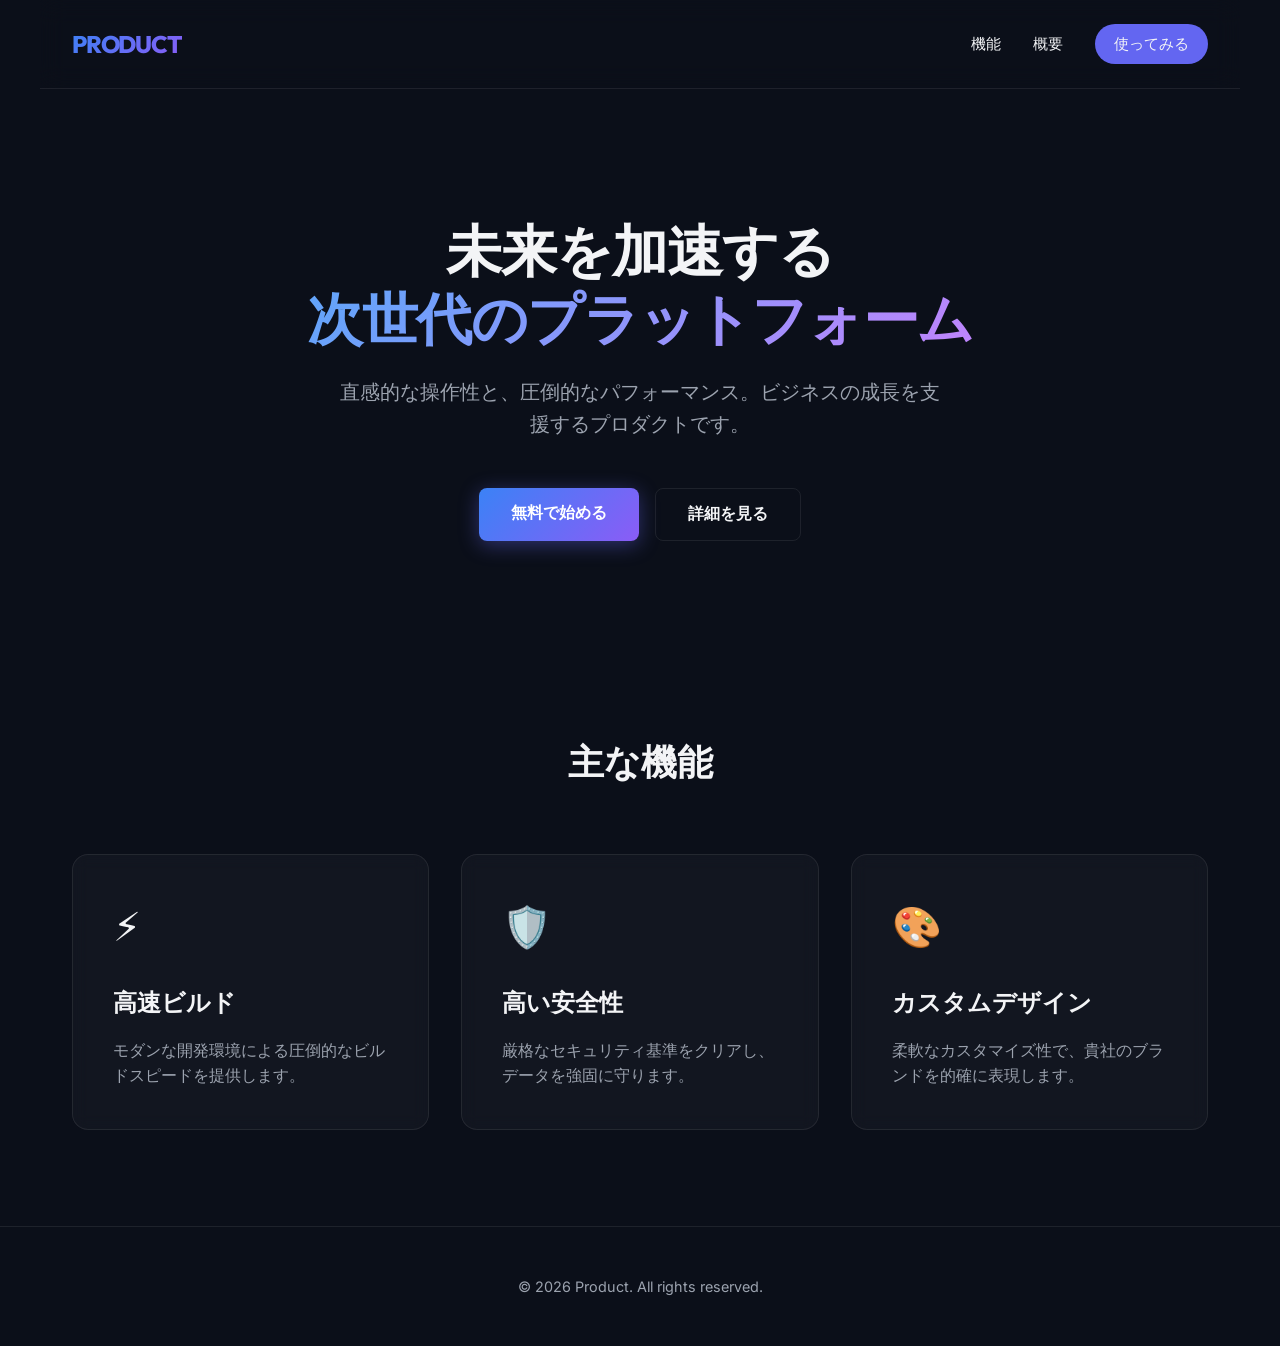
<file: product-sample/index.html>
<!doctype html>
<html lang="ja">
  <head>
    <meta charset="UTF-8" />
    <link rel="icon" type="image/svg+xml" href="/vite.svg" />
    <meta name="viewport" content="width=device-width, initial-scale=1.0" />
    <title>Product Sample - LP</title>
    <script type="module" crossorigin src="./assets/index-CURbO65W.js"></script>
    <link rel="stylesheet" crossorigin href="./assets/index-Cx_rS4_9.css">
  </head>
  <body>
    <div id="root"></div>
  </body>
</html>
</file>
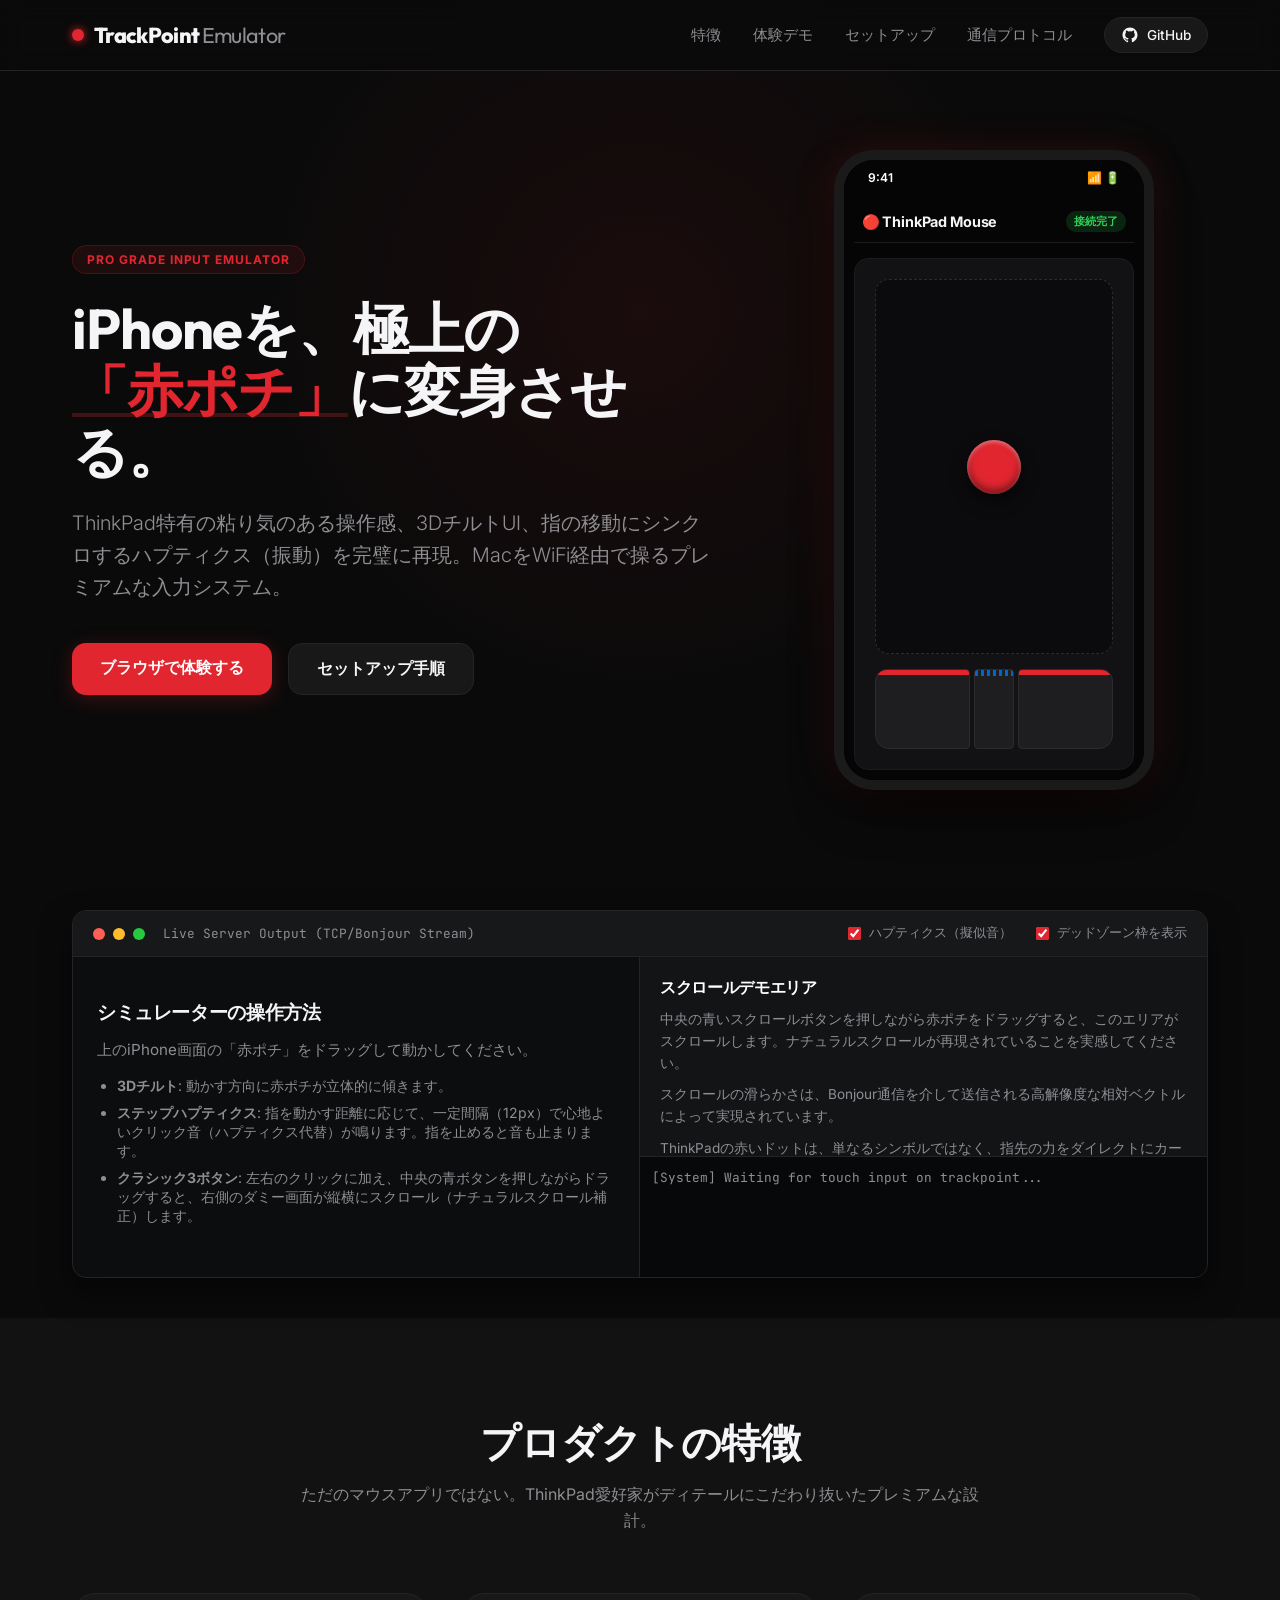
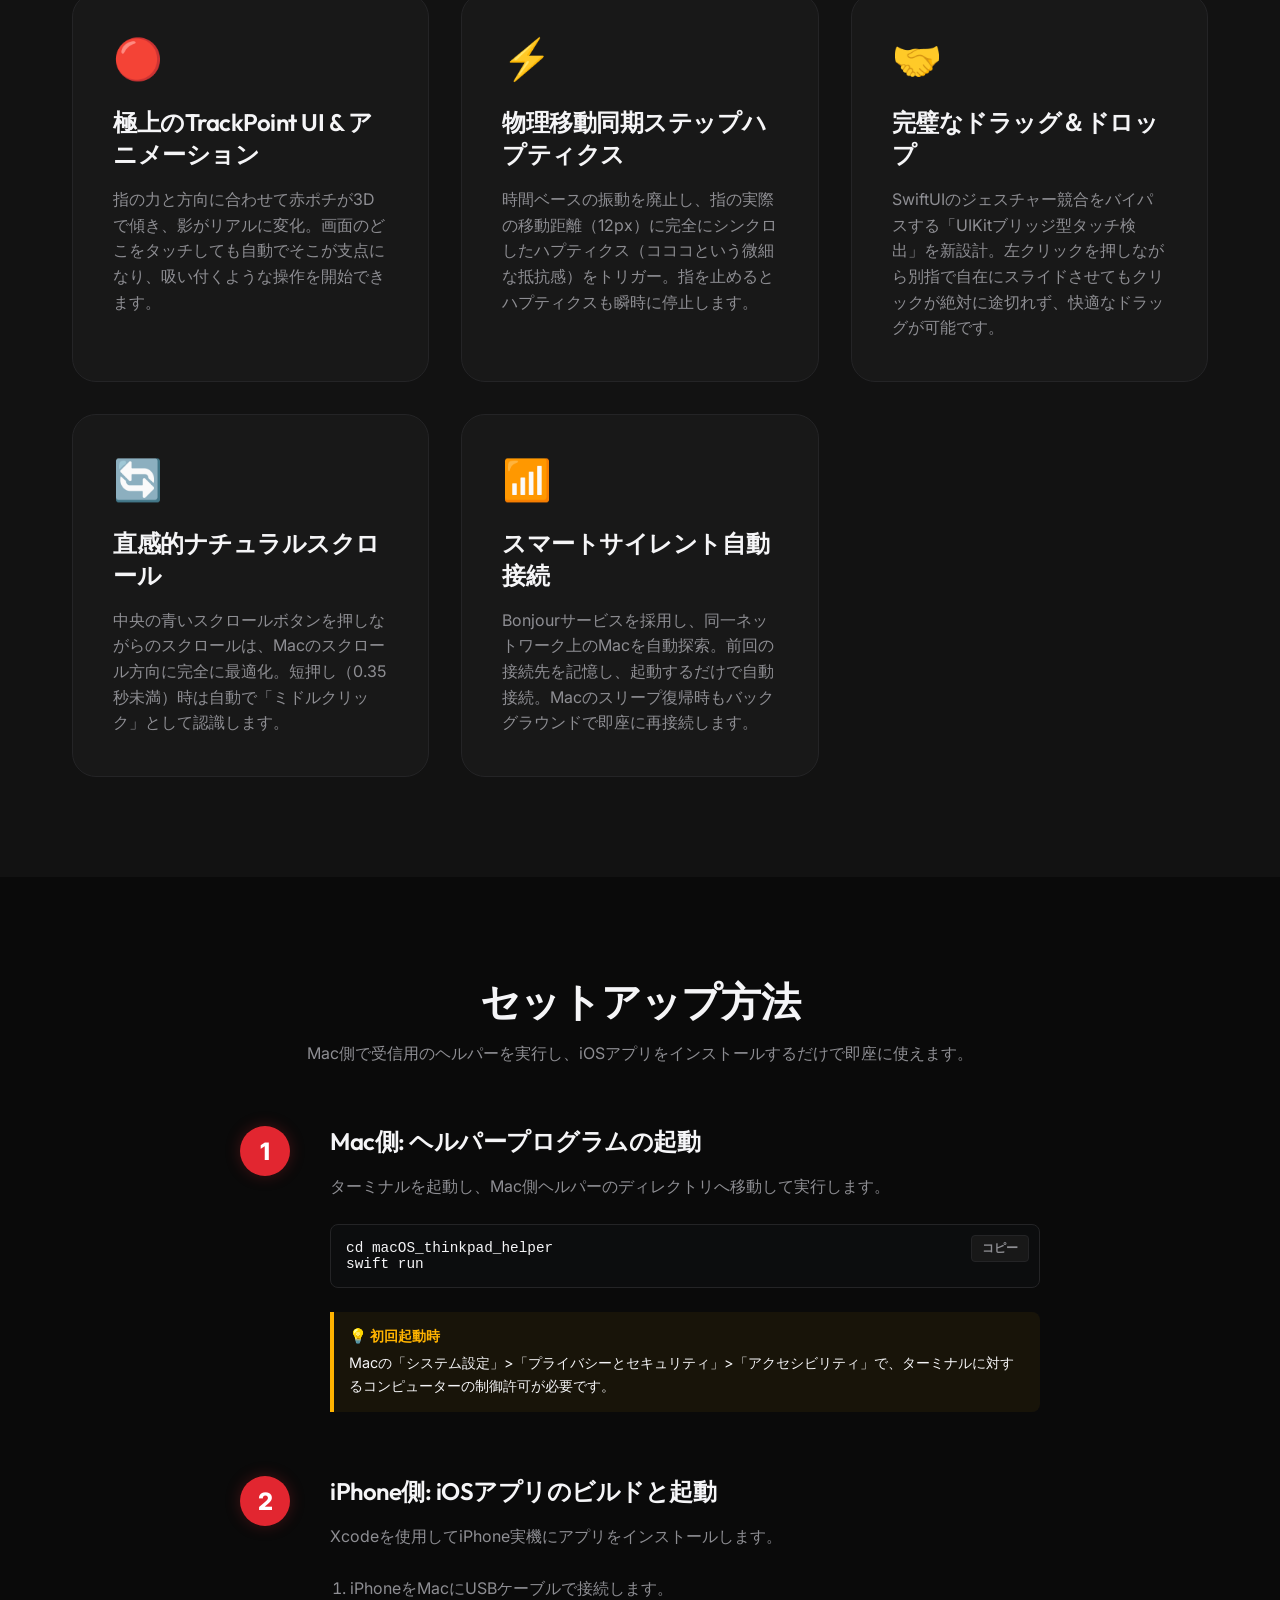
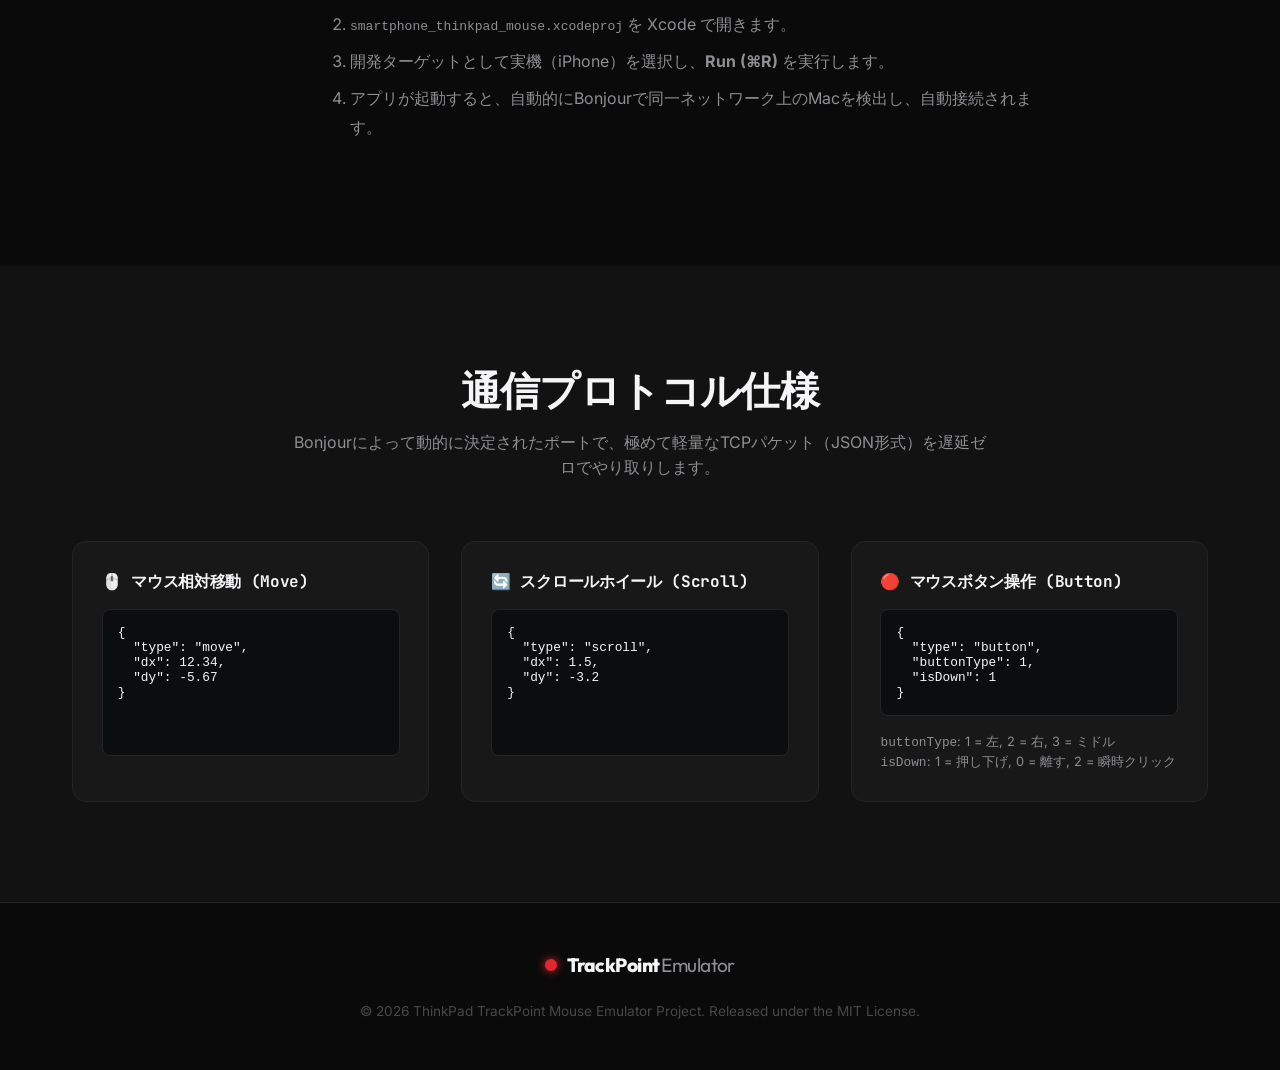
<file: smartphone_thinkpad_mouse/index.html>
<!DOCTYPE html>
<html lang="ja">
  <head>
    <meta charset="UTF-8" />
    <link rel="icon" type="image/svg+xml" href="/vite.svg" />
    <meta name="viewport" content="width=device-width, initial-scale=1.0" />
    <title>ThinkPad TrackPoint Mouse Emulator | iPhoneを極上の「赤ポチ」マウスに</title>
    
    <!-- SEO Meta Tags -->
    <meta name="description" content="iPhoneをThinkPadの「赤ポチ（TrackPoint）」および「クラシック3ボタン」を模した極上の入力デバイスに変身させ、MacをWiFi経由で直感的に遠隔操作できるプレミアムなマウスエミュレーターです。" />
    <meta name="keywords" content="ThinkPad, TrackPoint, 赤ポチ, マウスエミュレーター, iPhone, Mac, WiFiマウス, ハプティクス" />
    <meta property="og:title" content="ThinkPad TrackPoint Mouse Emulator" />
    <meta property="og:description" content="iPhoneを極上の「赤ポチ」に変身させる。物理移動同期型ステップハプティクスや3DチルトUIを搭載したプレミアムなマウスエミュレーター。" />
    <meta property="og:type" content="website" />
    
    <!-- Google Fonts -->
    <link rel="preconnect" href="https://fonts.googleapis.com" />
    <link rel="preconnect" href="https://fonts.gstatic.com" crossorigin />
    <link href="https://fonts.googleapis.com/css2?family=Inter:wght@300;400;500;600;700&family=Outfit:wght@400;500;600;700;800&family=JetBrains+Mono:wght@400;500&display=swap" rel="stylesheet" />
    <script type="module" crossorigin src="./assets/index-DFYEJI_K.js"></script>
    <link rel="stylesheet" crossorigin href="./assets/index-BR8hVvZb.css">
  </head>
  <body>
    <header class="app-header">
      <div class="header-container">
        <div class="logo">
          <span class="logo-dot"></span>
          <span class="logo-text">TrackPoint<span>Emulator</span></span>
        </div>
        <nav class="nav-links">
          <a href="#features">特徴</a>
          <a href="#simulator">体験デモ</a>
          <a href="#setup">セットアップ</a>
          <a href="#protocol">通信プロトコル</a>
          <a href="https://github.com/takumi/smartphone_thinkpad_mouse" class="btn-github" target="_blank" rel="noopener noreferrer">
            <svg viewBox="0 0 24 24" width="18" height="18" fill="currentColor">
              <path d="M12 2C6.477 2 2 6.484 2 12.017c0 4.425 2.865 8.18 6.839 9.504.5.092.682-.217.682-.483 0-.237-.008-.868-.013-1.703-2.782.605-3.369-1.343-3.369-1.343-.454-1.158-1.11-1.466-1.11-1.466-.908-.62.069-.608.069-.608 1.003.07 1.53 1.032 1.53 1.032.892 1.53 2.341 1.088 2.91.832.092-.647.35-1.088.636-1.338-2.22-.253-4.555-1.113-4.555-4.951 0-1.093.39-1.988 1.029-2.688-.103-.253-.446-1.272.098-2.65 0 0 .84-.27 2.75 1.026A9.564 9.564 0 0112 6.844c.85.004 1.705.115 2.504.337 1.909-1.296 2.747-1.027 2.747-1.027.546 1.379.202 2.398.1 2.651.64.7 1.028 1.595 1.028 2.688 0 3.848-2.339 4.695-4.566 4.943.359.309.678.92.678 1.855 0 1.338-.012 2.419-.012 2.747 0 .268.18.58.688.482C19.138 20.193 22 16.437 22 12.017 22 6.484 17.522 2 12 2z"/>
            </svg>
            GitHub
          </a>
        </nav>
      </div>
    </header>

    <main>
      <!-- Hero Section -->
      <section class="hero">
        <div class="hero-bg-glow"></div>
        <div class="container hero-container">
          <div class="hero-text">
            <div class="badge">PRO GRADE INPUT EMULATOR</div>
            <h1>iPhoneを、極上の<br><span class="highlight-red">「赤ポチ」</span>に変身させる。</h1>
            <p class="hero-lead">
              ThinkPad特有の粘り気のある操作感、3DチルトUI、指の移動にシンクロするハプティクス（振動）を完璧に再現。MacをWiFi経由で操るプレミアムな入力システム。
            </p>
            <div class="hero-actions">
              <a href="#simulator" class="btn btn-primary">ブラウザで体験する</a>
              <a href="#setup" class="btn btn-secondary">セットアップ手順</a>
            </div>
          </div>
          <div class="hero-visual">
            <div class="phone-mockup">
              <div class="phone-screen">
                <div class="status-bar">
                  <span>9:41</span>
                  <div class="status-icons">📶 🔋</div>
                </div>
                <div class="app-ui">
                  <div class="app-header-ui">
                    <span class="app-title">🔴 ThinkPad Mouse</span>
                    <span id="app-status" class="app-status-badge connected">接続完了</span>
                  </div>
                  <!-- Interactive Simulator Embedded inside phone mockup -->
                  <div class="simulator-wrapper">
                    <div id="sim-trackpoint-area" class="sim-trackpoint-area">
                      <div id="sim-deadzone-circle" class="sim-deadzone-circle"></div>
                      <div id="sim-anchor-point" class="sim-anchor-point"></div>
                      <div id="sim-trackpoint-cap" class="sim-trackpoint-cap">
                        <div class="cap-texture"></div>
                      </div>
                    </div>
                    <div class="sim-buttons-container">
                      <button id="sim-btn-left" class="sim-btn sim-btn-left">
                        <span class="stripe red-stripe"></span>
                      </button>
                      <button id="sim-btn-middle" class="sim-btn sim-btn-middle">
                        <span class="stripe blue-stripe"></span>
                      </button>
                      <button id="sim-btn-right" class="sim-btn sim-btn-right">
                        <span class="stripe red-stripe"></span>
                      </button>
                    </div>
                  </div>
                </div>
              </div>
            </div>
          </div>
        </div>
      </section>

      <!-- Live Stream Console (Packet visualizer) -->
      <section id="simulator" class="live-console-section">
        <div class="container">
          <div class="console-box">
            <div class="console-header">
              <span class="console-dot red"></span>
              <span class="console-dot yellow"></span>
              <span class="console-dot green"></span>
              <span class="console-title">Live Server Output (TCP/Bonjour Stream)</span>
              <div class="console-controls">
                <label class="toggle-control">
                  <input type="checkbox" id="sound-toggle" checked>
                  <span class="toggle-label">ハプティクス（擬似音）</span>
                </label>
                <label class="toggle-control">
                  <input type="checkbox" id="deadzone-toggle" checked>
                  <span class="toggle-label">デッドゾーン枠を表示</span>
                </label>
              </div>
            </div>
            <div class="console-body">
              <div class="console-panel-left">
                <h3>シミュレーターの操作方法</h3>
                <p>上のiPhone画面の「赤ポチ」をドラッグして動かしてください。</p>
                <ul>
                  <li><strong>3Dチルト</strong>: 動かす方向に赤ポチが立体的に傾きます。</li>
                  <li><strong>ステップハプティクス</strong>: 指を動かす距離に応じて、一定間隔（12px）で心地よいクリック音（ハプティクス代替）が鳴ります。指を止めると音も止まります。</li>
                  <li><strong>クラシック3ボタン</strong>: 左右のクリックに加え、中央の青ボタンを押しながらドラッグすると、右側のダミー画面が縦横にスクロール（ナチュラルスクロール補正）します。</li>
                </ul>
              </div>
              <div class="console-panel-right">
                <div class="scroll-demo-area" id="scroll-demo-area">
                  <div class="scroll-content">
                    <h4>スクロールデモエリア</h4>
                    <p>中央の青いスクロールボタンを押しながら赤ポチをドラッグすると、このエリアがスクロールします。ナチュラルスクロールが再現されていることを実感してください。</p>
                    <p>スクロールの滑らかさは、Bonjour通信を介して送信される高解像度な相対ベクトルによって実現されています。</p>
                    <p>ThinkPadの赤いドットは、単なるシンボルではなく、指先の力をダイレクトにカーソル速度に変換する極上のセンサーです。</p>
                    <p>このiOS版では、物理的な変位量（タッチ移動距離）に応じたハプティクスフィードバックを組み合わせることで、今までにない操作フィールを実現しました。</p>
                    <p>さらにテストテキスト: スクロール可能な領域を十分に確保しています。スクロールボタンを押しながら操作してみてください。</p>
                    <p>ドラッグ＆ドロップ動作時には、マルチタッチ競合を排除するための特別なジェスチャー処理が行われ、ホールド状態が100%維持されます。</p>
                  </div>
                </div>
                <div class="packet-terminal">
                  <div class="terminal-lines" id="terminal-lines">
                    <span class="line-system">[System] Waiting for touch input on trackpoint...</span>
                  </div>
                </div>
              </div>
            </div>
          </div>
        </div>
      </section>

      <!-- Features Section -->
      <section id="features" class="features">
        <div class="container">
          <div class="section-header">
            <h2>プロダクトの特徴</h2>
            <p>ただのマウスアプリではない。ThinkPad愛好家がディテールにこだわり抜いたプレミアムな設計。</p>
          </div>
          <div class="features-grid">
            <div class="feature-card">
              <div class="feature-icon red-glow">🔴</div>
              <h3>極上のTrackPoint UI & アニメーション</h3>
              <p>指の力と方向に合わせて赤ポチが3Dで傾き、影がリアルに変化。画面のどこをタッチしても自動でそこが支点になり、吸い付くような操作を開始できます。</p>
            </div>
            <div class="feature-card">
              <div class="feature-icon blue-glow">⚡</div>
              <h3>物理移動同期ステップハプティクス</h3>
              <p>時間ベースの振動を廃止し、指の実際の移動距離（12px）に完全にシンクロしたハプティクス（コココという微細な抵抗感）をトリガー。指を止めるとハプティクスも瞬時に停止します。</p>
            </div>
            <div class="feature-card">
              <div class="feature-icon green-glow">🤝</div>
              <h3>完璧なドラッグ＆ドロップ</h3>
              <p>SwiftUIのジェスチャー競合をバイパスする「UIKitブリッジ型タッチ検出」を新設計。左クリックを押しながら別指で自在にスライドさせてもクリックが絶対に途切れず、快適なドラッグが可能です。</p>
            </div>
            <div class="feature-card">
              <div class="feature-icon purple-glow">🔄</div>
              <h3>直感的ナチュラルスクロール</h3>
              <p>中央の青いスクロールボタンを押しながらのスクロールは、Macのスクロール方向に完全に最適化。短押し（0.35秒未満）時は自動で「ミドルクリック」として認識します。</p>
            </div>
            <div class="feature-card">
              <div class="feature-icon yellow-glow">📶</div>
              <h3>スマートサイレント自動接続</h3>
              <p>Bonjourサービスを採用し、同一ネットワーク上のMacを自動探索。前回の接続先を記憶し、起動するだけで自動接続。Macのスリープ復帰時もバックグラウンドで即座に再接続します。</p>
            </div>
          </div>
        </div>
      </section>

      <!-- Setup Guide Section -->
      <section id="setup" class="setup-guide">
        <div class="container">
          <div class="section-header">
            <h2>セットアップ方法</h2>
            <p>Mac側で受信用のヘルパーを実行し、iOSアプリをインストールするだけで即座に使えます。</p>
          </div>
          <div class="setup-steps">
            <div class="setup-step">
              <div class="step-num">1</div>
              <div class="step-content">
                <h3>Mac側: ヘルパープログラムの起動</h3>
                <p>ターミナルを起動し、Mac側ヘルパーのディレクトリへ移動して実行します。</p>
                <div class="code-block-wrapper">
                  <pre><code id="code-mac-setup">cd macOS_thinkpad_helper
swift run</code></pre>
                  <button class="btn-copy" data-target="code-mac-setup">コピー</button>
                </div>
                <div class="tip-box">
                  <strong>💡 初回起動時</strong>
                  <p>Macの「システム設定」>「プライバシーとセキュリティ」>「アクセシビリティ」で、ターミナルに対するコンピューターの制御許可が必要です。</p>
                </div>
              </div>
            </div>
            <div class="setup-step">
              <div class="step-num">2</div>
              <div class="step-content">
                <h3>iPhone側: iOSアプリのビルドと起動</h3>
                <p>Xcodeを使用してiPhone実機にアプリをインストールします。</p>
                <ol>
                  <li>iPhoneをMacにUSBケーブルで接続します。</li>
                  <li><code>smartphone_thinkpad_mouse.xcodeproj</code> を Xcode で開きます。</li>
                  <li>開発ターゲットとして実機（iPhone）を選択し、<strong>Run (⌘R)</strong> を実行します。</li>
                  <li>アプリが起動すると、自動的にBonjourで同一ネットワーク上のMacを検出し、自動接続されます。</li>
                </ol>
              </div>
            </div>
          </div>
        </div>
      </section>

      <!-- Protocol Section -->
      <section id="protocol" class="protocol-spec">
        <div class="container">
          <div class="section-header">
            <h2>通信プロトコル仕様</h2>
            <p>Bonjourによって動的に決定されたポートで、極めて軽量なTCPパケット（JSON形式）を遅延ゼロでやり取りします。</p>
          </div>
          <div class="protocol-grid">
            <div class="protocol-card">
              <h4>🖱️ マウス相対移動 (Move)</h4>
              <div class="code-block-wrapper">
                <pre><code>{
  "type": "move",
  "dx": 12.34,
  "dy": -5.67
}</code></pre>
              </div>
            </div>
            <div class="protocol-card">
              <h4>🔄 スクロールホイール (Scroll)</h4>
              <div class="code-block-wrapper">
                <pre><code>{
  "type": "scroll",
  "dx": 1.5,
  "dy": -3.2
}</code></pre>
              </div>
            </div>
            <div class="protocol-card">
              <h4>🔴 マウスボタン操作 (Button)</h4>
              <div class="code-block-wrapper">
                <pre><code>{
  "type": "button",
  "buttonType": 1, 
  "isDown": 1
}</code></pre>
              </div>
              <p class="desc">
                <code>buttonType</code>: 1 = 左, 2 = 右, 3 = ミドル<br>
                <code>isDown</code>: 1 = 押し下げ, 0 = 離す, 2 = 瞬時クリック
              </p>
            </div>
          </div>
        </div>
      </section>
    </main>

    <footer class="app-footer">
      <div class="container">
        <div class="footer-brand">
          <span class="logo-dot"></span>
          <span class="logo-text">TrackPoint<span>Emulator</span></span>
        </div>
        <p class="copyright">&copy; 2026 ThinkPad TrackPoint Mouse Emulator Project. Released under the MIT License.</p>
      </div>
    </footer>

  </body>
</html>
</file>
<file: product-sample/assets/index-Cx_rS4_9.css>
@import"https://fonts.googleapis.com/css2?family=Inter:wght@400;500;700;800&family=Outfit:wght@400;600;800&display=swap";:root{--bg-color: #0b0f19;--text-color: #f3f4f6;--text-muted: #9ca3af;--primary: #6366f1;--primary-hover: #4f46e5;--primary-rgb: 99, 102, 241;--gradient-start: #3b82f6;--gradient-end: #8b5cf6;--card-bg: rgba(255, 255, 255, .03);--card-border: rgba(255, 255, 255, .08)}*{box-sizing:border-box;margin:0;padding:0}html{scroll-behavior:smooth}body{font-family:Inter,system-ui,-apple-system,sans-serif;background-color:var(--bg-color);color:var(--text-color);line-height:1.6;overflow-x:hidden}.lp-container{display:flex;flex-direction:column;min-height:100vh}.lp-header{display:flex;justify-content:space-between;align-items:center;padding:1.5rem 2rem;max-width:1200px;width:100%;margin:0 auto;position:sticky;top:0;z-index:100;-webkit-backdrop-filter:blur(12px);backdrop-filter:blur(12px);border-bottom:1px solid var(--card-border)}.logo{font-family:Outfit,sans-serif;font-weight:800;font-size:1.5rem;letter-spacing:-.05em;background:linear-gradient(135deg,var(--gradient-start),var(--gradient-end));-webkit-background-clip:text;-webkit-text-fill-color:transparent}.nav-links{display:flex;gap:2rem;align-items:center}.nav-links a{color:var(--text-color);text-decoration:none;font-weight:500;font-size:.95rem;transition:color .2s ease}.nav-links a:hover{color:var(--primary)}.cta-small{background-color:var(--primary);padding:.5rem 1.2rem;border-radius:9999px;transition:all .2s ease!important}.cta-small:hover{background-color:var(--primary-hover);box-shadow:0 4px 12px rgba(var(--primary-rgb),.3);transform:translateY(-1px)}.hero{padding:8rem 2rem 6rem;max-width:800px;margin:0 auto;text-align:center;display:flex;flex-direction:column;align-items:center}.hero-title{font-family:Outfit,sans-serif;font-size:3.5rem;font-weight:800;line-height:1.2;letter-spacing:-.02em;margin-bottom:1.5rem}.gradient-text{background:linear-gradient(135deg,#60a5fa,#c084fc);-webkit-background-clip:text;-webkit-text-fill-color:transparent}.hero-subtitle{font-size:1.25rem;color:var(--text-muted);max-width:600px;margin-bottom:3rem}.cta-container{display:flex;gap:1rem}.cta-button{background:linear-gradient(135deg,var(--gradient-start),var(--gradient-end));color:#fff;padding:.8rem 2rem;border-radius:8px;font-weight:600;text-decoration:none;box-shadow:0 4px 20px #6366f166;transition:all .3s ease}.cta-button:hover{transform:translateY(-2px);box-shadow:0 6px 24px #6366f199}.secondary-button{background-color:transparent;color:var(--text-color);padding:.8rem 2rem;border-radius:8px;font-weight:600;text-decoration:none;border:1px solid var(--card-border);transition:all .3s ease}.secondary-button:hover{background-color:var(--card-border);transform:translateY(-2px)}.features-section{padding:6rem 2rem;max-width:1200px;margin:0 auto;width:100%}.features-section h2{font-family:Outfit,sans-serif;font-size:2.25rem;text-align:center;margin-bottom:4rem}.features-grid{display:grid;grid-template-columns:repeat(auto-fit,minmax(300px,1fr));gap:2rem}.feature-card{background:var(--card-bg);border:1px solid var(--card-border);border-radius:16px;padding:2.5rem;transition:all .3s cubic-bezier(.4,0,.2,1);-webkit-backdrop-filter:blur(8px);backdrop-filter:blur(8px)}.feature-card:hover{transform:translateY(-8px);border-color:rgba(var(--primary-rgb),.4);box-shadow:0 12px 30px #0006}.feature-icon{font-size:2.5rem;margin-bottom:1.5rem}.feature-card h3{font-family:Outfit,sans-serif;font-size:1.5rem;margin-bottom:1rem}.feature-card p{color:var(--text-muted)}.lp-footer{margin-top:auto;padding:3rem 2rem;border-top:1px solid var(--card-border);text-align:center;color:var(--text-muted);font-size:.9rem}@media (max-width: 768px){.hero-title{font-size:2.5rem}.hero-subtitle{font-size:1.1rem}.cta-container{flex-direction:column;width:100%}.cta-button,.secondary-button{text-align:center}.nav-links a:not(.cta-small){display:none}}
</file>
<file: smartphone_thinkpad_mouse/assets/index-BR8hVvZb.css>
:root{--bg-primary:#0a0a0a;--bg-secondary:#121212;--bg-card:#181818;--bg-console:#0c0d0e;--text-primary:#f5f5f7;--text-secondary:#8e8e93;--text-muted:#48484a;--color-red:#e22630;--color-red-hover:#ff3b30;--color-red-glow:#e2263040;--color-blue:#06c;--color-blue-hover:#007aff;--color-blue-glow:#0066cc4d;--color-green:#30d158;--color-border:#242426;--font-sans:"Inter", -apple-system, BlinkMacSystemFont, "Segoe UI", Roboto, Helvetica, Arial, sans-serif;--font-display:"Outfit", var(--font-sans);--font-mono:"JetBrains Mono", "Courier New", Courier, monospace;--transition-smooth:all .3s cubic-bezier(.16, 1, .3, 1);--transition-fast:all .15s ease;--border-radius-sm:8px;--border-radius-md:14px;--border-radius-lg:24px}*{box-sizing:border-box;margin:0;padding:0}html{scroll-behavior:smooth;background-color:var(--bg-primary);color:var(--text-primary);font-family:var(--font-sans);-webkit-font-smoothing:antialiased;-moz-osx-font-smoothing:grayscale}body{overflow-x:hidden}a{color:inherit;text-decoration:none}h1,h2,h3,h4{font-family:var(--font-display);letter-spacing:-.02em;font-weight:700}h1{margin-bottom:1.5rem;font-size:3.5rem;line-height:1.1}h2{font-size:2.5rem;line-height:1.2}h3{font-size:1.5rem;font-weight:600}p{color:var(--text-secondary);line-height:1.6}.container{max-width:1200px;margin:0 auto;padding:0 2rem}.highlight-red{color:var(--color-red);display:inline-block;position:relative}.highlight-red:after{content:"";background-color:var(--color-red-glow);z-index:-1;width:100%;height:4px;position:absolute;bottom:4px;left:0}.app-header{z-index:100;-webkit-backdrop-filter:blur(12px);backdrop-filter:blur(12px);border-bottom:1px solid var(--color-border);width:100%;transition:var(--transition-smooth);background-color:#0a0a0ab3;position:fixed;top:0;left:0}.header-container{justify-content:space-between;align-items:center;max-width:1200px;height:70px;margin:0 auto;padding:0 2rem;display:flex}.logo{font-family:var(--font-display);align-items:center;gap:10px;font-size:1.35rem;font-weight:800;display:flex}.logo-dot{background-color:var(--color-red);width:12px;height:12px;box-shadow:0 0 10px var(--color-red);border-radius:50%;display:inline-block}.logo-text{letter-spacing:-.03em}.logo-text span{color:var(--text-secondary);margin-left:2px;font-weight:400}.nav-links{align-items:center;gap:2rem;font-size:.95rem;font-weight:500;display:flex}.nav-links a:not(.btn-github){color:var(--text-secondary);transition:var(--transition-fast)}.nav-links a:not(.btn-github):hover{color:var(--text-primary)}.btn-github{background-color:var(--bg-card);border:1px solid var(--color-border);transition:var(--transition-fast);border-radius:30px;align-items:center;gap:8px;padding:8px 16px;font-size:.85rem;display:flex}.btn-github:hover{background-color:var(--bg-primary);border-color:var(--text-secondary)}.hero{align-items:center;min-height:90vh;padding-top:150px;padding-bottom:80px;display:flex;position:relative;overflow:hidden}.hero-bg-glow{z-index:-1;pointer-events:none;background:radial-gradient(circle,#e2263014 0%,#0000 70%);width:800px;height:800px;position:absolute;top:-10%;left:50%;transform:translate(-50%)}.hero-container{grid-template-columns:1.2fr .8fr;align-items:center;gap:4rem;display:grid}.badge{color:var(--color-red);letter-spacing:.08em;text-transform:uppercase;background-color:#e226301a;border:1px solid #e2263033;border-radius:30px;margin-bottom:1.5rem;padding:6px 14px;font-size:.75rem;font-weight:700;display:inline-block}.hero-lead{margin-bottom:2.5rem;font-size:1.25rem;font-weight:300}.hero-actions{gap:1rem;display:flex}.btn{border-radius:var(--border-radius-md);transition:var(--transition-smooth);cursor:pointer;text-align:center;padding:14px 28px;font-size:1rem;font-weight:600;display:inline-block}.btn-primary{background-color:var(--color-red);color:#fff;box-shadow:0 4px 20px var(--color-red-glow)}.btn-primary:hover{background-color:var(--color-red-hover);transform:translateY(-2px);box-shadow:0 6px 24px #e2263066}.btn-secondary{background-color:var(--bg-card);border:1px solid var(--color-border);color:var(--text-primary)}.btn-secondary:hover{background-color:var(--bg-secondary);border-color:var(--text-secondary);transform:translateY(-2px)}.hero-visual{perspective:1000px;justify-content:center;display:flex}.phone-mockup{width:320px;height:640px;transition:var(--transition-smooth);background-color:#000;border:10px solid #1a1a1a;border-radius:40px;position:relative;overflow:hidden;box-shadow:0 25px 50px -12px #000c,0 0 40px #e2263026}.phone-mockup:hover{transform:rotateY(-5deg)rotateX(5deg)scale(1.02)}.phone-screen{background-color:#050505;flex-direction:column;width:100%;height:100%;display:flex}.status-bar{color:#fff;z-index:10;justify-content:space-between;padding:10px 24px 6px;font-size:.75rem;font-weight:600;display:flex}.status-icons{gap:5px;display:flex}.app-ui{flex-direction:column;flex:1;padding:10px;display:flex}.app-header-ui{border-bottom:1px solid #1c1c1e;justify-content:space-between;align-items:center;margin-bottom:15px;padding:10px 8px;display:flex}.app-title{letter-spacing:-.01em;font-size:.9rem;font-weight:700}.app-status-badge{border-radius:10px;padding:3px 8px;font-size:.7rem;font-weight:600}.app-status-badge.connected{color:var(--color-green);background-color:#30d15826}.simulator-wrapper{border-radius:var(--border-radius-md);background-color:#121214;border:1px solid #1c1c1e;flex-direction:column;flex:1;justify-content:space-between;padding:20px;display:flex}.sim-trackpoint-area{border-radius:var(--border-radius-md);touch-action:none;perspective:500px;background-color:#0b0b0d;border:1px dashed #2c2c2e;flex:1;justify-content:center;align-items:center;width:100%;display:flex;position:relative;overflow:hidden}.sim-deadzone-circle{pointer-events:none;opacity:1;border:1px dashed #e2263059;border-radius:50%;width:40px;height:40px;transition:opacity .2s;position:absolute}.sim-anchor-point{background-color:var(--color-red);pointer-events:none;border-radius:50%;width:6px;height:6px;display:none;position:absolute}.sim-trackpoint-cap{background-color:var(--color-red);cursor:grab;z-index:5;width:54px;height:54px;transform-style:preserve-3d;border-radius:50%;justify-content:center;align-items:center;transition:transform 50ms linear,box-shadow .1s;display:flex;position:absolute;box-shadow:0 8px 16px #00000080,inset 0 2px 4px #fff6,inset 0 -4px 8px #00000080}.sim-trackpoint-cap:active{cursor:grabbing}.cap-texture{background-image:radial-gradient(circle, transparent 20%, var(--color-red) 20%, var(--color-red) 40%, transparent 40%), radial-gradient(circle, transparent 20%, var(--color-red) 20%, var(--color-red) 40%, transparent 40%);opacity:.7;background-position:0 0,2px 2px;background-size:4px 4px;border-radius:50%;width:24px;height:24px}.sim-buttons-container{grid-template-columns:1fr 40px 1fr;gap:4px;height:80px;margin-top:15px;display:grid}.sim-btn{cursor:pointer;background-color:#1e1e20;border:1px solid #2c2c2e;border-radius:4px;transition:background-color .1s,transform .1s;position:relative;overflow:hidden}.sim-btn:active,.sim-btn.active{background-color:#0c0c0e;transform:scale(.98)}.sim-btn-left{border-bottom-left-radius:var(--border-radius-md);border-top-left-radius:12px}.sim-btn-right{border-bottom-right-radius:var(--border-radius-md);border-top-right-radius:12px}.sim-btn-middle{border-radius:4px}.stripe{width:100%;height:5px;position:absolute;top:0;left:0}.red-stripe{background-color:var(--color-red)}.blue-stripe{background:repeating-linear-gradient(90deg, var(--color-blue), var(--color-blue) 3px, #1e1e20 3px, #1e1e20 6px);height:6px}.live-console-section{padding:40px 0;position:relative}.console-box{background-color:var(--bg-console);border:1px solid var(--color-border);border-radius:var(--border-radius-md);flex-direction:column;display:flex;overflow:hidden;box-shadow:0 15px 30px #00000080}.console-header{border-bottom:1px solid var(--color-border);background-color:#16181a;align-items:center;gap:8px;padding:14px 20px;display:flex}.console-dot{border-radius:50%;width:12px;height:12px}.console-dot.red{background-color:#ff5f56}.console-dot.yellow{background-color:#ffbd2e}.console-dot.green{background-color:#27c93f}.console-title{font-family:var(--font-mono);color:var(--text-secondary);flex:1;margin-left:10px;font-size:.8rem}.console-controls{gap:1.5rem;display:flex}.toggle-control{color:var(--text-secondary);cursor:pointer;align-items:center;gap:8px;font-size:.8rem;display:flex}.toggle-control input{accent-color:var(--color-red)}.console-body{grid-template-columns:1fr 1fr;min-height:250px;display:grid}.console-panel-left{border-right:1px solid var(--color-border);flex-direction:column;justify-content:center;padding:24px;display:flex}.console-panel-left h3{margin-bottom:12px;font-size:1.2rem}.console-panel-left p{margin-bottom:15px;font-size:.95rem}.console-panel-left ul{color:var(--text-secondary);padding-left:20px;font-size:.88rem}.console-panel-left li{margin-bottom:8px}.console-panel-right{flex-direction:column;height:320px;display:flex}.scroll-demo-area{border-bottom:1px solid var(--color-border);background-color:#121416;flex:1;padding:20px;overflow:auto}.scroll-content h4{color:#fff;margin-bottom:10px}.scroll-content p{margin-bottom:10px;font-size:.85rem}.packet-terminal{height:120px;font-family:var(--font-mono);color:#a8ffb2;background-color:#070809;padding:12px;font-size:.8rem;overflow-y:auto}.terminal-lines{flex-direction:column;gap:4px;display:flex}.line-system{color:#8e8e93}.line-packet{color:#4fffc0}.line-click{color:#ffb68c}.line-scroll{color:#8cb6ff}.features{background-color:var(--bg-secondary);padding:100px 0}.section-header{text-align:center;max-width:700px;margin:0 auto 60px}.section-header h2{margin-bottom:1rem}.features-grid{grid-template-columns:repeat(auto-fit,minmax(320px,1fr));gap:2rem;display:grid}.feature-card{background-color:var(--bg-card);border:1px solid var(--color-border);border-radius:var(--border-radius-lg);transition:var(--transition-smooth);padding:2.5rem}.feature-card:hover{border-color:var(--text-muted);transform:translateY(-5px)}.feature-icon{margin-bottom:1.5rem;font-size:2.5rem;display:inline-block}.feature-card h3{margin-bottom:1rem}.setup-guide{padding:100px 0}.setup-steps{flex-direction:column;gap:4rem;max-width:800px;margin:0 auto;display:flex}.setup-step{gap:2.5rem;display:flex}.step-num{background-color:var(--color-red);color:#fff;width:50px;height:50px;box-shadow:0 0 15px var(--color-red-glow);border-radius:50%;flex-shrink:0;justify-content:center;align-items:center;font-size:1.5rem;font-weight:800;display:flex}.step-content{flex:1}.step-content h3{margin-bottom:1rem}.step-content p{margin-bottom:1.5rem}.step-content ol{color:var(--text-secondary);margin-bottom:1.5rem;padding-left:20px;line-height:1.8}.step-content li{margin-bottom:8px}.tip-box{border-radius:0 var(--border-radius-sm) var(--border-radius-sm) 0;background-color:#ffb3000f;border-left:4px solid #ffb300;padding:15px;font-size:.9rem}.tip-box strong{color:#ffb300;margin-bottom:5px;display:block}.tip-box p{color:var(--text-primary);margin-bottom:0}.code-block-wrapper{background-color:var(--bg-console);border:1px solid var(--color-border);border-radius:var(--border-radius-sm);font-family:var(--font-mono);margin-bottom:1.5rem;padding:15px;font-size:.9rem;position:relative}.code-block-wrapper pre{color:#f5f5f7;margin:0;overflow-x:auto}.btn-copy{background-color:var(--bg-card);border:1px solid var(--color-border);color:var(--text-secondary);cursor:pointer;transition:var(--transition-fast);border-radius:4px;padding:4px 10px;font-size:.75rem;font-weight:600;position:absolute;top:10px;right:10px}.btn-copy:hover{background-color:var(--bg-primary);color:var(--text-primary);border-color:var(--text-secondary)}.protocol-spec{background-color:var(--bg-secondary);padding:100px 0}.protocol-grid{grid-template-columns:repeat(auto-fit,minmax(280px,1fr));gap:2rem;margin-top:40px;display:grid}.protocol-card{background-color:var(--bg-card);border:1px solid var(--color-border);border-radius:var(--border-radius-md);flex-direction:column;padding:1.8rem;display:flex}.protocol-card h4{font-family:var(--font-mono);margin-bottom:1rem;font-size:1rem}.protocol-card .code-block-wrapper{flex:1;margin-bottom:1rem;font-size:.8rem}.protocol-card .desc{color:var(--text-secondary);font-size:.8rem;line-height:1.5}.app-footer{background-color:var(--bg-primary);border-top:1px solid var(--color-border);text-align:center;padding:50px 0}.footer-brand{font-family:var(--font-display);justify-content:center;align-items:center;gap:10px;margin-bottom:1.5rem;font-size:1.2rem;font-weight:800;display:flex}.copyright{color:var(--text-muted);font-size:.85rem}::-webkit-scrollbar{width:8px;height:8px}::-webkit-scrollbar-track{background:var(--bg-primary)}::-webkit-scrollbar-thumb{background:#2c2c2e;border-radius:4px}::-webkit-scrollbar-thumb:hover{background:#3e3e42}@media (width<=900px){h1{font-size:2.8rem}.hero-container{text-align:center;grid-template-columns:1fr;gap:3rem}.hero-actions{justify-content:center}.hero-visual{order:-1}.console-body{grid-template-columns:1fr}.console-panel-left{border-right:none;border-bottom:1px solid var(--color-border)}.setup-step{flex-direction:column;gap:1rem}}
</file>
